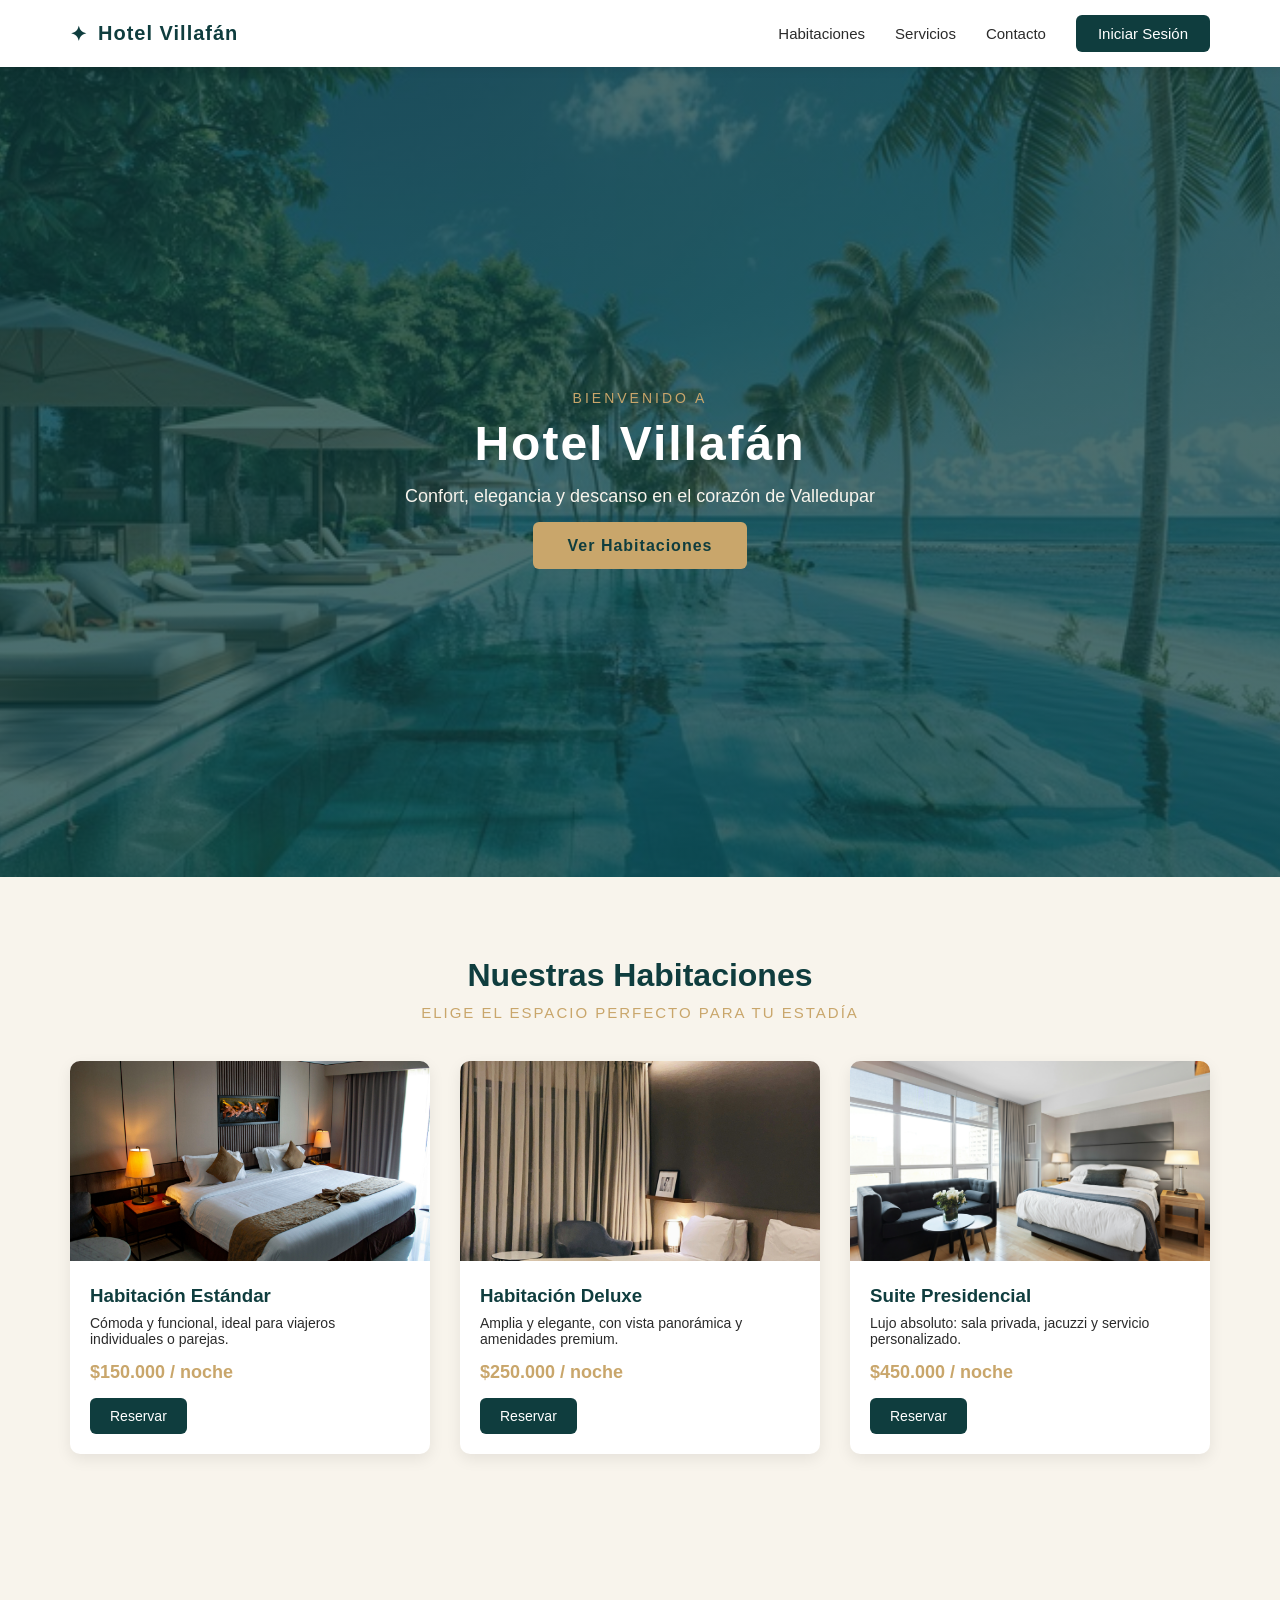
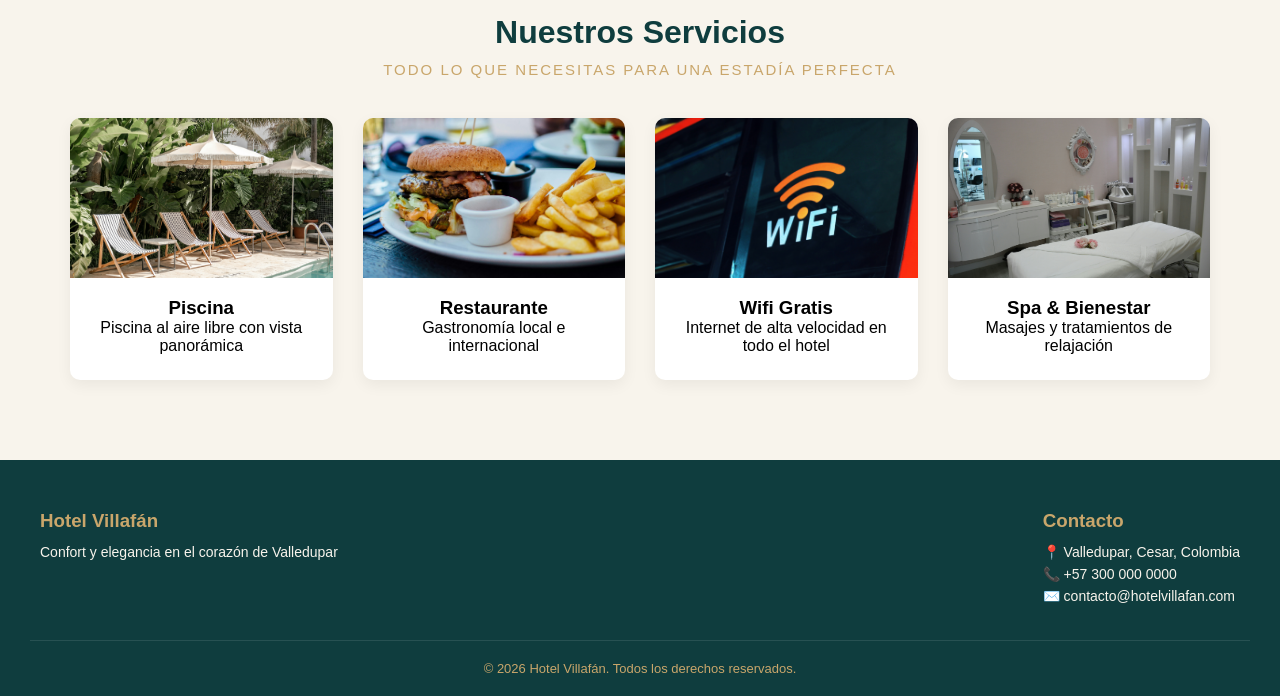
<file: index.html>
<!DOCTYPE html>
<html lang="es">
<head>
    <meta charset="UTF-8">
    <meta name="viewport" content="width=device-width, initial-scale=1.0">
    <title>Hotel Villafán - Bienvenido</title>
    <link rel="stylesheet" href="css/styles.css">
</head>
<body>

    <!-- HEADER / MENÚ -->
    <header class="header">
        <div class="header-container">
            <div class="logo-header">
               <span class="logo-icon">✦</span>
<span>Hotel Villafán</span>
            </div>
            <nav class="nav-menu">
                <a href="#habitaciones">Habitaciones</a>
                <a href="#servicios">Servicios</a>
                <a href="#contacto">Contacto</a>
                <a href="login.html" class="btn-nav">Iniciar Sesión</a>
            </nav>
        </div>
    </header>

        <!-- HERO / BIENVENIDA -->
    <section class="hero">
        <div class="hero-content">
            <p class="hero-subtitle">Bienvenido a</p>
            <h1>Hotel Villafán</h1>
            <p class="hero-text">Confort, elegancia y descanso en el corazón de Valledupar</p>
            <a href="#habitaciones" class="btn-hero">Ver Habitaciones</a>
        </div>
    </section>    <!-- HABITACIONES -->
    <section id="habitaciones" class="habitaciones">
        <h2>Nuestras Habitaciones</h2>
        <p class="subtitulo-seccion">Elige el espacio perfecto para tu estadía</p>

        <div class="habitaciones-grid">

            <div class="card-habitacion">
                <img src="img/habitacion-estandar.jpg" alt="Habitación Estándar">
                <div class="card-info">
                    <h3>Habitación Estándar</h3>
                    <p>Cómoda y funcional, ideal para viajeros individuales o parejas.</p>
                    <span class="precio">$150.000 / noche</span>
                    <a href="login.html" class="btn-reservar">Reservar</a>
                </div>
            </div>

            <div class="card-habitacion">
                <img src="img/habitacion-deluxe.jpg" alt="Habitación Deluxe">
                <div class="card-info">
                    <h3>Habitación Deluxe</h3>
                    <p>Amplia y elegante, con vista panorámica y amenidades premium.</p>
                    <span class="precio">$250.000 / noche</span>
                    <a href="login.html" class="btn-reservar">Reservar</a>
                </div>
            </div>

            <div class="card-habitacion">
                <img src="img/habitacion-suite.jpg" alt="Suite Presidencial">
                <div class="card-info">
                    <h3>Suite Presidencial</h3>
                    <p>Lujo absoluto: sala privada, jacuzzi y servicio personalizado.</p>
                    <span class="precio">$450.000 / noche</span>
                    <a href="login.html" class="btn-reservar">Reservar</a>
                </div>
            </div>

        </div>
    </section> 
        <!-- SERVICIOS -->
    <section id="servicios" class="servicios">
        <h2>Nuestros Servicios</h2>
        <p class="subtitulo-seccion">Todo lo que necesitas para una estadía perfecta</p>

        <div class="servicios-grid">

            <div class="card-servicio">
                <img src="img/icono-piscina.jpg" alt="Piscina">
                <h3>Piscina</h3>
                <p>Piscina al aire libre con vista panorámica</p>
            </div>

            <div class="card-servicio">
                <img src="img/icono-restaurante.jpg" alt="Restaurante">
                <h3>Restaurante</h3>
                <p>Gastronomía local e internacional</p>
            </div>

            <div class="card-servicio">
                <img src="img/icono-wifi.jpg" alt="Wifi">
                <h3>Wifi Gratis</h3>
                <p>Internet de alta velocidad en todo el hotel</p>
            </div>

            <div class="card-servicio">
                <img src="img/icono-spa.jpg" alt="Spa">
                <h3>Spa & Bienestar</h3>
                <p>Masajes y tratamientos de relajación</p>
            </div>

        </div>
    </section>

    <!-- CONTACTO / FOOTER -->
    <footer id="contacto" class="footer">
        <div class="footer-content">
            <div class="footer-col">
                <h3>Hotel Villafán</h3>
                <p>Confort y elegancia en el corazón de Valledupar</p>
            </div>
            <div class="footer-col">
                <h3>Contacto</h3>
                <p>📍 Valledupar, Cesar, Colombia</p>
                <p>📞 +57 300 000 0000</p>
                <p>✉️ contacto@hotelvillafan.com</p>
            </div>
        </div>
        <p class="footer-copy">© 2026 Hotel Villafán. Todos los derechos reservados.</p>
    </footer>

</body>
</html>
</file>
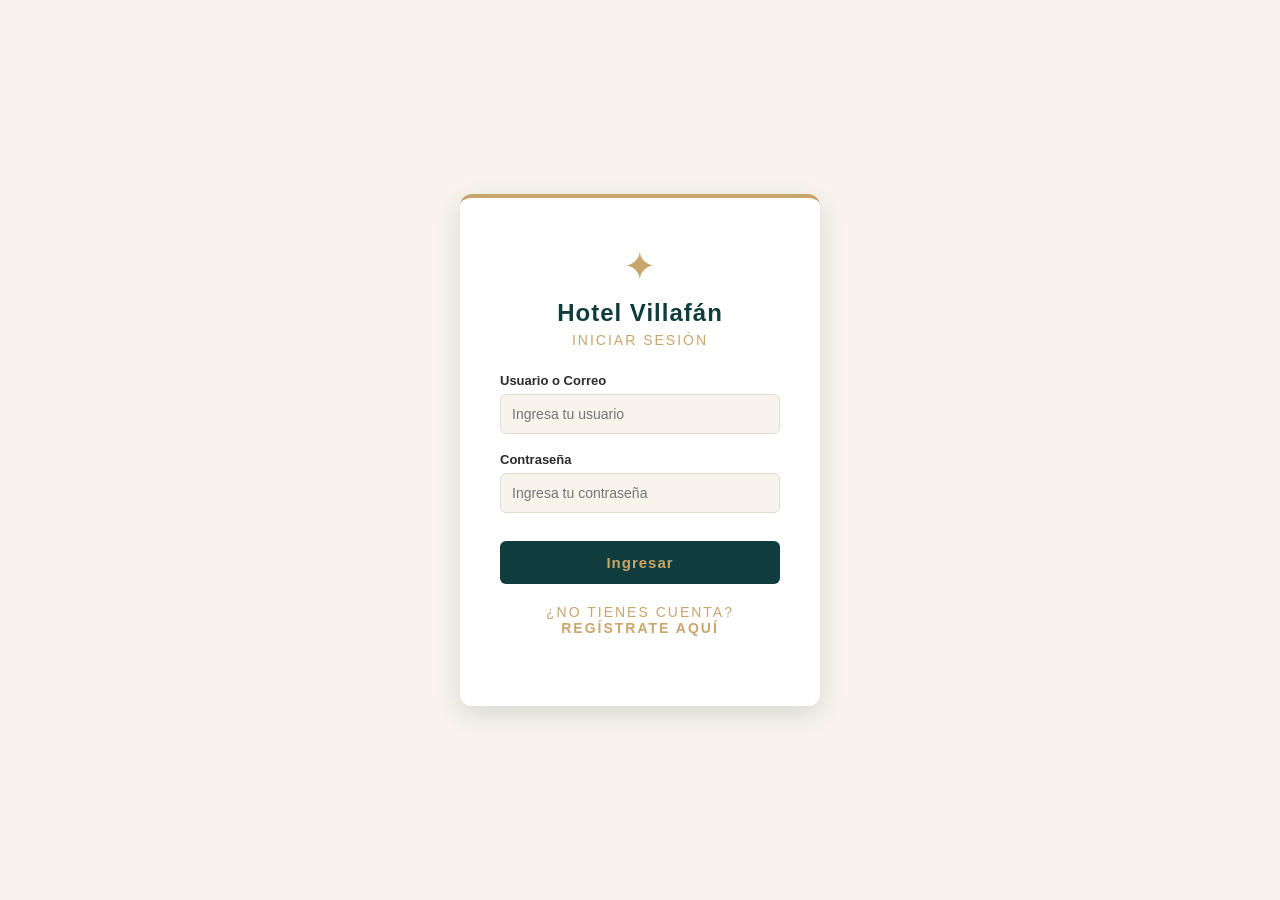
<file: login.html>
<!DOCTYPE html>
<html lang="es">
<head>
    <meta charset="UTF-8">
    <meta name="viewport" content="width=device-width, initial-scale=1.0">
    <title>Hotel Villafán - Iniciar Sesión</title>
    <link rel="stylesheet" href="css/styles.css">
</head>
<body class="login-page">

     <div class="login-container">
        <div class="login-box">
            <div class="logo-icon-login">✦</div>
            <h1>Hotel Villafán</h1>
            <p>Iniciar Sesión</p>

                    <form id="loginForm">
            <div class="alerta-general" id="alertaLogin"></div>

            <div class="input-group" id="grupoUsuario">
                <label for="usuario">Usuario o Correo</label>
                <input type="text" id="usuario" name="usuario" placeholder="Ingresa tu usuario">
                <span class="mensaje-error">Por favor ingresa tu usuario o correo</span>
            </div>

            <div class="input-group" id="grupoPassword">
                <label for="password">Contraseña</label>
                <input type="password" id="password" name="password" placeholder="Ingresa tu contraseña"> 
                <span class="mensaje-error">Por favor ingresa tu contraseña</span>
            </div>

            <button type="submit" class="btn-login">Ingresar</button>

            <p class="link-registro">¿No tienes cuenta? <a href="registro.html">Regístrate aquí</a></p>
        </form>
        </div>
    </div>
    <script src="js/script.js"></script>
</body>
</html>
</file>
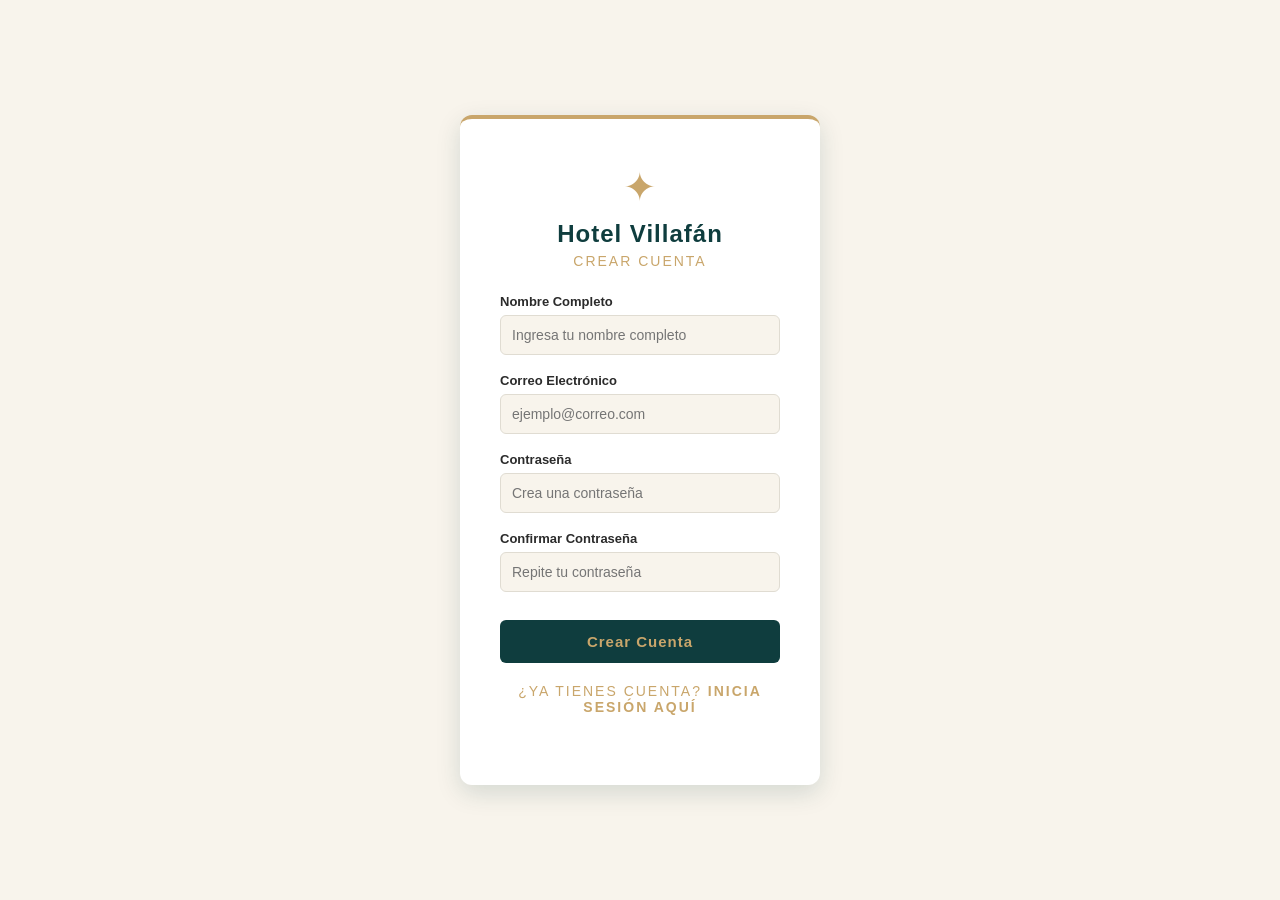
<file: registro.html>
<!DOCTYPE html>
<html lang="es">
<head>
    <meta charset="UTF-8">
    <meta name="viewport" content="width=device-width, initial-scale=1.0">
    <title>Hotel Villafán - Crear Cuenta</title>
    <link rel="stylesheet" href="css/styles.css">
</head>
<body class="login-page">

    <div class="login-container">
        <div class="login-box">
            <div class="logo-icon-login">✦</div>
            <h1>Hotel Villafán</h1>
            <p>Crear Cuenta</p>

                  <form id="registroForm">
            <div class="alerta-general" id="alertaRegistro"></div>

            <div class="input-group" id="grupoNombre">
                <label for="nombre">Nombre Completo</label>
                <input type="text" id="nombre" name="nombre" placeholder="Ingresa tu nombre completo">
                <span class="mensaje-error">Por favor ingresa tu nombre completo</span>
            </div>

            <div class="input-group" id="grupoCorreo">
                <label for="correo">Correo Electrónico</label>
                <input type="email" id="correo" name="correo" placeholder="ejemplo@correo.com">
                <span class="mensaje-error">Ingresa un correo válido</span>
            </div>

            <div class="input-group" id="grupoPassword">
                <label for="password">Contraseña</label>
                <input type="password" id="password" name="password" placeholder="Crea una contraseña">
                <span class="mensaje-error">La contraseña debe tener al menos 6 caracteres</span>
            </div>

            <div class="input-group" id="grupoConfirmar">
                <label for="confirmar">Confirmar Contraseña</label>
                <input type="password" id="confirmar" name="confirmar" placeholder="Repite tu contraseña">
                <span class="mensaje-error">Las contraseñas no coinciden</span>
            </div>

            <button type="submit" class="btn-login">Crear Cuenta</button>

            <p class="link-registro">¿Ya tienes cuenta? <a href="login.html">Inicia sesión aquí</a></p>
        </form>
        </div>
    </div>

<script src="js/script.js"></script>
</body>
</html>
</file>
<file: css/styles.css>
/* Reset básico */
* {
    margin: 0;
    padding: 0;
    box-sizing: border-box;
    font-family: 'Georgia', 'Segoe UI', Arial, sans-serif;
}

body {
    background-color: #F8F4EC;
}

body.login-page {
    display: flex;
    justify-content: center;
    align-items: center;
    height: 100vh;
}
.login-container {
    width: 100%;
    display: flex;
    justify-content: center;
}

.login-box {
    background-color: #FFFFFF;
    padding: 45px 40px;
    border-radius: 12px;
    box-shadow: 0 8px 25px rgba(15, 61, 62, 0.15);
    width: 360px;
    text-align: center;
    border-top: 4px solid #C9A66B;
}

.logo {
    width: 80px;
    margin-bottom: 10px;
}

.login-box h1 {
    color: #0F3D3E;
    font-size: 24px;
    letter-spacing: 1px;
    margin-bottom: 5px;
}

.login-box p {
    color: #C9A66B;
    font-size: 14px;
    text-transform: uppercase;
    letter-spacing: 2px;
    margin-bottom: 25px;
}

.input-group {
    text-align: left;
    margin-bottom: 18px;
}

.input-group label {
    display: block;
    color: #2B2B2B;
    font-size: 13px;
    margin-bottom: 6px;
    font-weight: bold;
}

.input-group input {
    width: 100%;
    padding: 11px;
        border: 1px solid #e0dcd2;
    border-radius: 6px;
    font-size: 14px;
    background-color: #F8F4EC;
    color: #2B2B2B;
}
    /* ===== HEADER ===== */
.header {
    background-color: #FFFFFF;
    box-shadow: 0 2px 10px rgba(0,0,0,0.08);
    position: sticky;
    top: 0;
    z-index: 100;
}

.header-container {
    max-width: 1200px;
    margin: 0 auto;
    padding: 15px 30px;
    display: flex;
    justify-content: space-between;
    align-items: center;
}

.logo-header {
    display: flex;
    align-items: center;
    gap: 10px;
}

.logo-header img {
    width: 40px;
}

.logo-header span {
    color: #0F3D3E;
    font-size: 20px;
    font-weight: bold;
    letter-spacing: 1px;
}

.nav-menu {
    display: flex;
    align-items: center;
    gap: 30px;
}

.nav-menu a {
    text-decoration: none;
    color: #2B2B2B;
    font-size: 15px;
    transition: color 0.3s;
}

.nav-menu a:hover {
    color: #C9A66B;
}

.nav-menu .btn-nav {
    background-color: #0F3D3E;
    color: #FFFFFF !important;
    padding: 10px 22px;
    border-radius: 6px;
}

.nav-menu .btn-nav:hover {
    background-color: #C9A66B;
    color: #0F3D3E !important;
}

/* ===== HERO ===== */
.hero {
    background: linear-gradient(rgba(15,61,62,0.75), rgba(15,61,62,0.75)), url('../img/hero-bg.jpg');
    background-size: cover;
    background-position: center;
    height: 90vh;
    display: flex;
    justify-content: center;
    align-items: center;
    text-align: center;
    color: #FFFFFF;
}

.hero-subtitle {
    color: #C9A66B;
    letter-spacing: 3px;
    text-transform: uppercase;
    font-size: 14px;
    margin-bottom: 10px;
}

.hero h1 {
    font-size: 48px;
    margin-bottom: 15px;
    letter-spacing: 2px;
}

.hero-text {
    font-size: 18px;
    margin-bottom: 30px;
    color: #F8F4EC;
}

.btn-hero {
    background-color: #C9A66B;
    color: #0F3D3E;
    padding: 15px 35px;
    border-radius: 6px;
    text-decoration: none;
    font-weight: bold;
    letter-spacing: 1px;
    transition: background-color 0.3s;
}

.btn-hero:hover {
    background-color: #FFFFFF;
}

/* ===== SECCIONES (título común) ===== */
.habitaciones, .servicios {
    max-width: 1200px;
    margin: 0 auto;
    padding: 80px 30px;
    text-align: center;
}

.habitaciones h2, .servicios h2 {
    color: #0F3D3E;
    font-size: 32px;
    margin-bottom: 10px;
}

.subtitulo-seccion {
    color: #C9A66B;
    margin-bottom: 40px;
    font-size: 15px;
    text-transform: uppercase;
    letter-spacing: 2px;
}

/* ===== HABITACIONES ===== */
.habitaciones-grid {
    display: grid;
    grid-template-columns: repeat(3, 1fr);
    gap: 30px;
}

.card-habitacion {
    background-color: #FFFFFF;
    border-radius: 10px;
    overflow: hidden;
    box-shadow: 0 5px 15px rgba(0,0,0,0.08);
    text-align: left;
    transition: transform 0.3s;
}

.card-habitacion:hover {
    transform: translateY(-8px);
}

.card-habitacion img {
    width: 100%;
    height: 200px;
    object-fit: cover;
}

.card-info {
    padding: 20px;
}

.card-info h3 {
    color: #0F3D3E;
    margin-bottom: 8px;
}

.card-info p {
    color: #2B2B2B;
    font-size: 14px;
    margin-bottom: 15px;
}

.precio {
    display: block;
    color: #C9A66B;
    font-weight: bold;
    font-size: 18px;
    margin-bottom: 15px;
}

.btn-reservar {
    display: inline-block;
    background-color: #0F3D3E;
    color: #FFFFFF;
    padding: 10px 20px;
    border-radius: 6px;
    text-decoration: none;
    font-size: 14px;
    transition: background-color 0.3s;
}

.btn-reservar:hover {
    background-color: #C9A66B;
    color: #0F3D3E;
}

/* ===== SERVICIOS ===== */
.servicios {
    background-color: #F8F4EC;
}

.servicios-grid {
    display: grid;
    grid-template-columns: repeat(4, 1fr);
    gap: 30px;
}

.card-servicio {
    background-color: #FFFFFF;
    padding: 30px 15px;
    border-radius: 10px;
    box-shadow: 0 5px 15px rgba(0,0,0,0.06);
}

.card-servicio {
    padding: 0 0 25px 0;
    overflow: hidden;
}

.card-servicio img {
    width: 100%;
    height: 160px;
    object-fit: cover;
    margin-bottom: 15px;
}

.card-servicio h3,
.card-servicio p {
    padding: 0 15px;    
}
/* ===== FOOTER ===== */
.footer {
    background-color: #0F3D3E;
    color: #F8F4EC;
    padding: 50px 30px 20px;
}

.footer-content {
    max-width: 1200px;
    margin: 0 auto;
    display: flex;
    justify-content: space-between;
    flex-wrap: wrap;
    gap: 30px;
    margin-bottom: 30px;
}

.footer-col h3 {
    color: #C9A66B;
    margin-bottom: 12px;
}

.footer-col p {
    font-size: 14px;
    margin-bottom: 6px;
    color: #F8F4EC;
}

.footer-copy {
    text-align: center;
    font-size: 13px;
    color: #C9A66B;
    border-top: 1px solid rgba(255,255,255,0.1);
    padding-top: 20px;
}
/* ===== LOGO SIN IMAGEN ===== */
.logo-icon {
    color: #C9A66B;
    font-size: 26px;
    line-height: 1;
}

.logo-icon-login {
    color: #C9A66B;
    font-size: 40px;
    margin-bottom: 10px;
}
/* ===== BOTÓN LOGIN/REGISTRO ===== */
.btn-login {
    width: 100%;
    padding: 13px;
    background-color: #0F3D3E;
    color: #C9A66B;
    border: none;
    border-radius: 6px;
    font-size: 15px;
    font-weight: bold;
    letter-spacing: 1px;
    cursor: pointer;
    margin-top: 10px;
    transition: background-color 0.3s;
}

.btn-login:hover {
    background-color: #C9A66B;
    color: #0F3D3E;
}
.link-registro {
    margin-top: 20px;
    font-size: 13px;
    color: #2B2B2B;
}

.link-registro a {
    color: #C9A66B;
    text-decoration: none;
    font-weight: bold;
}
/* ===== MENSAJES DE ERROR ===== */
.input-group.error input {
    border-color: #c0392b;
    background-color: #fdf0ef;
}

.mensaje-error {
    color: #c0392b;
    font-size: 12px;
    margin-top: 5px;
    display: none;
}

.input-group.error .mensaje-error {
    display: block;
}

.alerta-general {
    background-color: #fdf0ef;
    color: #c0392b;
    border: 1px solid #e6b3af;
    border-radius: 6px;
    padding: 12px;
    font-size: 13px;
    margin-bottom: 15px;
    display: none;
}

.alerta-general.mostrar {
    display: block;
}

.alerta-exito {
    background-color: #eaf4ea;
    color: #2e7d32;
    border: 1px solid #a8d5a8;
}
/* ===== PÁGINA DE ERROR (404 / 500) ===== */
.error-box {
    text-align: center;
}

.error-codigo {
    font-size: 64px;
    font-weight: bold;
    color: #C9A66B;
    line-height: 1;
    margin-bottom: 5px;
}

.error-box h1 {
    font-size: 20px;
    margin-bottom: 5px;
}

.error-mensaje {
    color: #2B2B2B !important;
    text-transform: none !important;
    letter-spacing: normal !important;
    font-size: 14px !important;
    line-height: 1.5;
    margin-bottom: 25px !important;
}

.btn-error-volver {
    display: inline-block;
    text-decoration: none;
    text-align: center;
}
</file>
